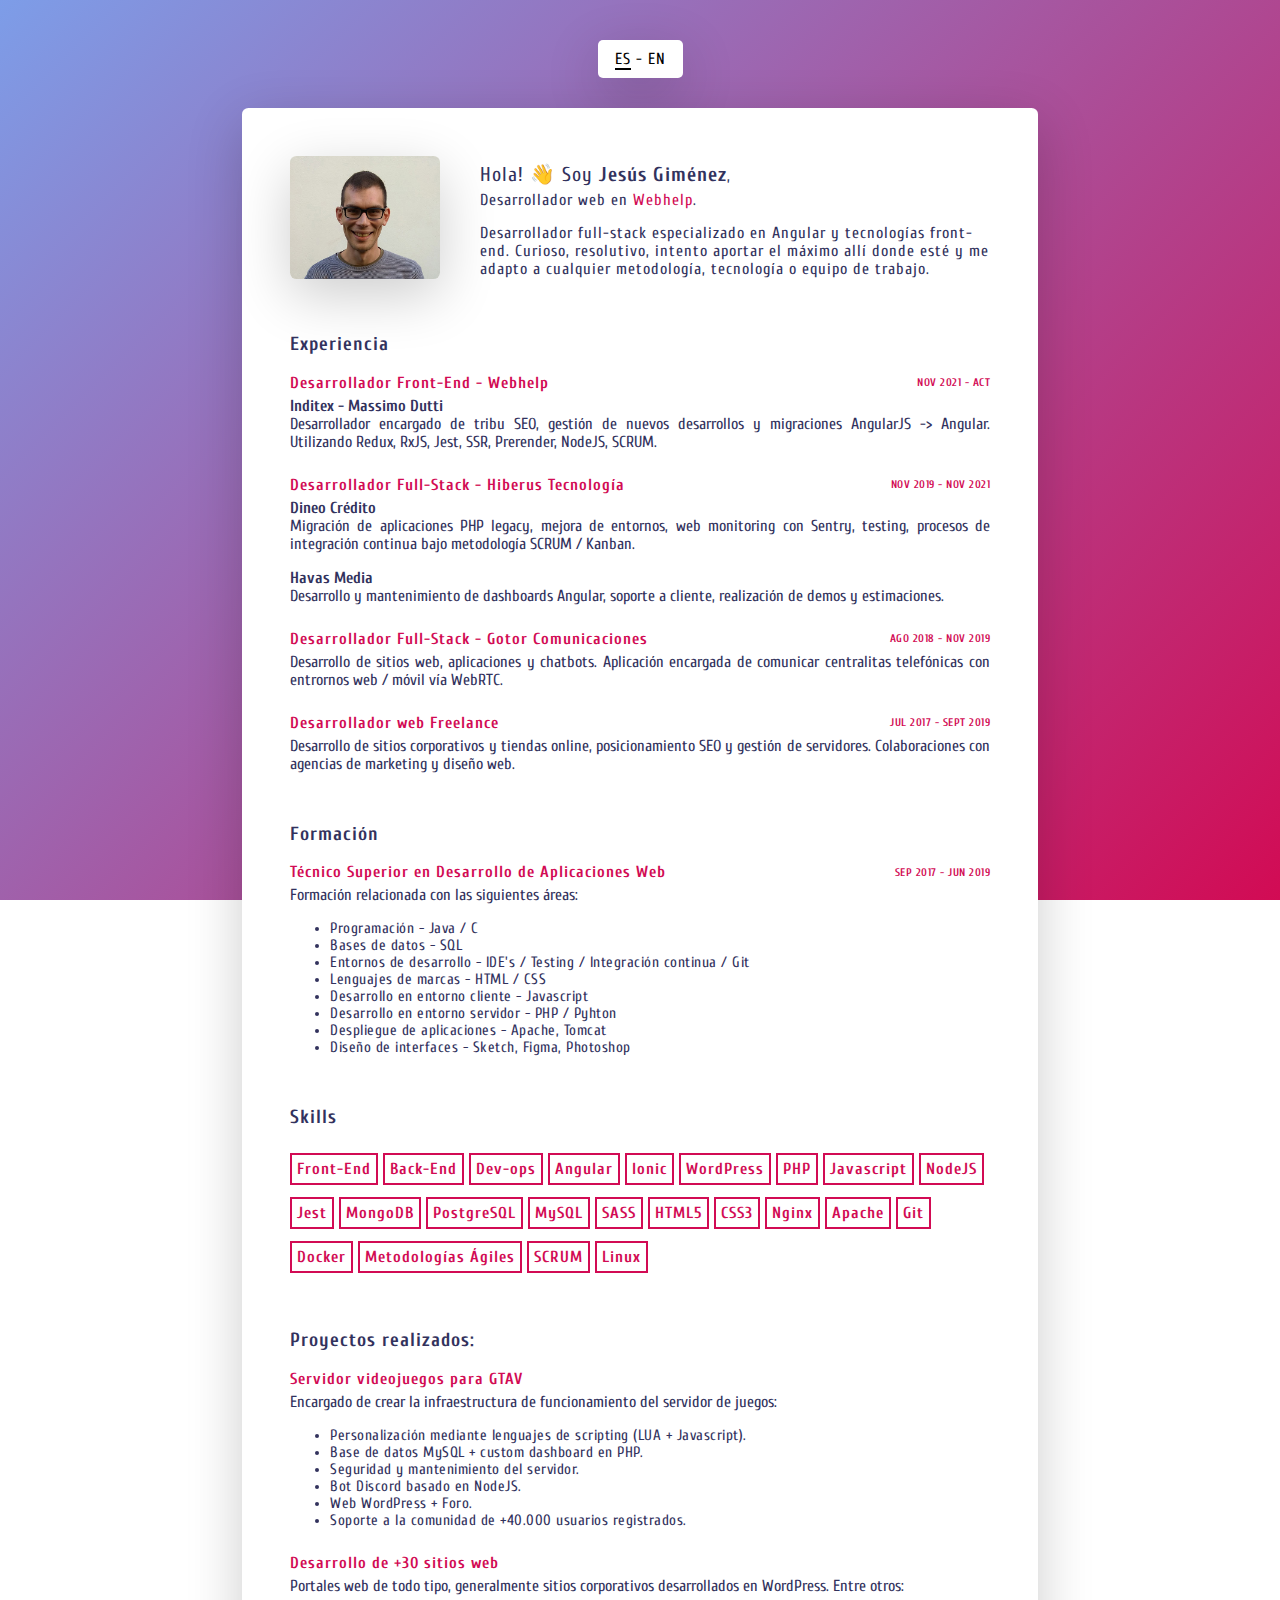
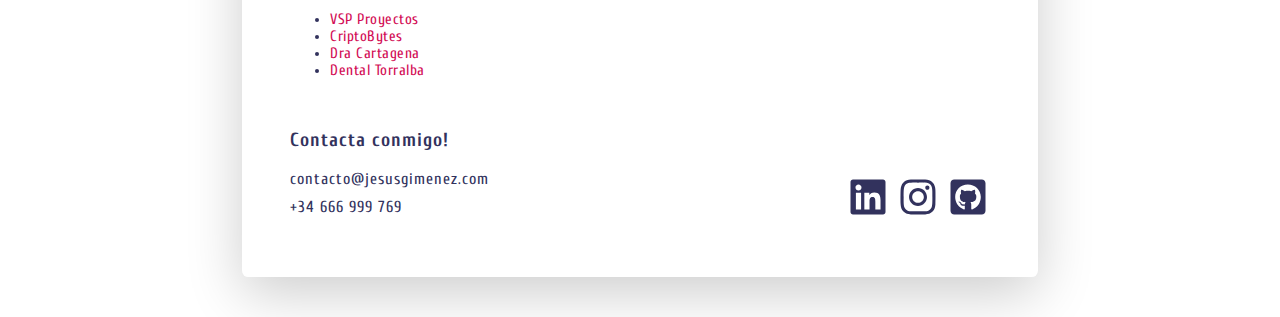
<file: index.html>
<!DOCTYPE html>
<html lang="es">
    <head>
        <title>Jesús Giménez - Desarrollador Web en Zaragoza</title>
        <meta charset="UTF-8">
        <meta content="width=device-width, initial-scale=1" name="viewport" />
        <meta name="keywords" content="desarrollador web zaragoza, desarrollador web, diseñador web, desarrollador angular, desarrollador wordpress" />
        <meta name="description" content="Desarrollador web en Zaragoza especializado en Angular y WordPress. Conoce mi experiencia laboral, formación y últimos trabajos." />
        <meta name="author" content="Jesús Giménez" />
        <meta property="og:type" content="website">
        <meta property="og:title" content="Inicio">
        <meta property="og:site_name" content="Jesús Giménez - Desarrollador Web">
        <meta property="og:description" content="Desarrollador web en Zaragoza especializado en Angular y WordPress. Conoce mi experiencia y últimos trabajos.">
        <meta property="og:url" content="https://jesusgimenez.com">
        <meta property="og:locale" content="es_ES">
        <link rel="stylesheet" href="assets/css/style.css">
        <link rel="icon" type="image/png" href="assets/img/favicon.png" sizes="16x16">
        <link rel="canonical" href="https://jesusgimenez.com/" />
        <!-- Global site tag (gtag.js) - Google Analytics -->
        <script async src="https://www.googletagmanager.com/gtag/js?id=UA-93955712-1"></script>
        <script>
            window.dataLayer = window.dataLayer || [];
            function gtag(){dataLayer.push(arguments);}
            gtag('js', new Date());

            gtag('config', 'UA-93955712-1');
        </script>
    </head>
    <body>
        <div class="content-wrapper">
            <div class="language">
                <span class="active">ES</span> - <span><a href="en/">EN</a></span>
            </div>
            <main class="content">
                <section class="introduction">
                    <div class="photo-container">
                        <img class="profile-img" src="assets/img/profile.jpg" width="150" height="123" title="Jesús Giménez - Desarrollador Web" alt="Jesús Giménez">
                    </div>
                    <div class="right">
                        <h1>Hola! 👋 Soy <span>Jesús Giménez</span></h1>,
                        <h2 class="sub-title">Desarrollador web en <a href="https://webhelp.com/" rel="nofollow" target="_blank">Webhelp</a>.</h2>
                        <p>
							Desarrollador full-stack especializado en Angular y tecnologías front-end. Curioso, resolutivo, intento aportar el máximo allí donde 
							esté y me adapto a cualquier metodología, tecnología o equipo de trabajo. 
                        </p>
                    </div>
                </section>


                <section class="generic">
                    <h3>Experiencia</h3>
                    <div class="exp">
                        <header>
                            <h4>Desarrollador Front-End - Webhelp</h4>
                            <h5>Nov 2021 - Act</h5>
                        </header>
                        <p><b>Inditex - Massimo Dutti</b><br> Desarrollador encargado de tribu SEO, gestión de nuevos desarrollos y migraciones AngularJS -> Angular. Utilizando Redux, 
                            RxJS, Jest, SSR, Prerender, NodeJS, SCRUM.<br>
                    </div>
                    <div class="exp">
                        <header>
                            <h4>Desarrollador Full-Stack - Hiberus Tecnología</h4>
                            <h5>Nov 2019 - Nov 2021</h5>
                        </header>
                        <p><b>Dineo Crédito</b><br> Migración de aplicaciones PHP legacy, mejora de entornos, web monitoring con Sentry,
                             testing, procesos de integración continua bajo metodología SCRUM / Kanban.</p>
                        <p><b>Havas Media</b><br> Desarrollo y mantenimiento de dashboards Angular, soporte a cliente, realización de demos y
                            estimaciones. </p>
                    </div>
                    <div class="exp">
                        <header>
                            <h4>Desarrollador Full-Stack - Gotor Comunicaciones</h4>
                            <h5>Ago 2018 - Nov 2019</h5>
                        </header>
                        <p>Desarrollo de sitios web, aplicaciones y chatbots. Aplicación encargada de comunicar centralitas telefónicas con 
                            entrornos web / móvil vía WebRTC. </p>
                    </div>
                    <div class="exp">
                        <header>
                            <h4>Desarrollador web Freelance</h4>
                            <h5>Jul 2017 - Sept 2019</h5>
                        </header>
                        
                        <p>
                            Desarrollo de sitios corporativos y tiendas online, posicionamiento SEO y gestión de servidores. 
                            Colaboraciones con agencias de marketing y diseño web.
                        </p>
                    </div>
                </section>
                <section class="generic">
                    <h3>Formación</h3>
                    <div class="exp">
                        <header>
                            <h4>Técnico Superior en Desarrollo de Aplicaciones Web</h4>
                            <h5>Sep 2017 - Jun 2019</h5>
                        </header>
                        <p>Formación relacionada con las siguientes áreas:</p>
                        <ul>
                            <li>Programación - Java / C</li>
                            <li>Bases de datos - SQL</li>
                            <li>Entornos de desarrollo - IDE's / Testing / Integración continua / Git</li>
                            <li>Lenguajes de marcas - HTML / CSS</li>
                            <li>Desarrollo en entorno cliente - Javascript</li>
                            <li>Desarrollo en entorno servidor - PHP / Pyhton</li>
                            <li>Despliegue de aplicaciones - Apache, Tomcat</li>
                            <li>Diseño de interfaces - Sketch, Figma, Photoshop</li>
                        </ul>
                    </div>
                </section>
                <section class="generic">
                    <h3>Skills</h3>
                    <div class="exp skills-exp">
                        <h4>Front-End</h4>
                        <h4>Back-End</h4>
                        <h4>Dev-ops</h4>
                        <h4>Angular</h4>
                        <h4>Ionic</h4>
                        <h4>WordPress</h4>
                        <h4>PHP</h4>
                        <h4>Javascript</h4>
                        <h4>NodeJS</h4>
						<h4>Jest</h4>
                        <h4>MongoDB</h4>
                        <h4>PostgreSQL</h4>
                        <h4>MySQL</h4>
                        <h4>SASS</h4>
                        <h4>HTML5</h4>
                        <h4>CSS3</h4>
                        <h4>Nginx</h4>
                        <h4>Apache</h4>
                        <h4>Git</h4>
                        <h4>Docker</h4>
                        <h4>Metodologías Ágiles</h4>
                        <h4>SCRUM</h4>
                        <h4>Linux</h4>
                    </div>
                </section>
                <section class="generic">
                    <h3>Proyectos realizados:</h3>
                    <div class="exp">
                        <header>
                            <h4>Servidor videojuegos para GTAV</h4>
                        </header>
                        <p>Encargado de crear la infraestructura de funcionamiento del servidor de juegos:</p>
                        <ul>
                            <li>Personalización mediante lenguajes de scripting (LUA + Javascript).</li>
                            <li>Base de datos MySQL + custom dashboard en PHP.</li>
                            <li>Seguridad y mantenimiento del servidor.</li>
                            <li>Bot Discord basado en NodeJS.</li>
                            <li>Web WordPress + Foro.</li>
                            <li>Soporte a la comunidad de +40.000 usuarios registrados.</li>
                        </ul>
                    </div>
                    <div class="exp">
                        <header>
                            <h4>Desarrollo de +30 sitios web</h4>
                        </header>
                        <p>Portales web de todo tipo, generalmente sitios corporativos desarrollados en WordPress. Entre otros:
                        </p>
                        <ul>
                            <li><a href="https://vspproyectos.com/" target="_blank" rel="nofollow">VSP Proyectos</a></li>
                            <li><a href="https://criptobytes.com" target="_blank">CriptoBytes</a></li>
                            <li><a href="https://dracartagena.com/" target="_blank" rel="nofollow">Dra Cartagena</a></li>
                            <li><a href="https://www.dentaltorralba.com/" target="_blank" rel="nofollow">Dental Torralba</a></li>
                        </ul>
                    </div>

                </section>
                
                <section class="contacto">
                    <h3>Contacta conmigo!</h3>
                    <div class="flex-container">
                        <div class="column text">
                                <p><a href="mailto:contacto@jesusgimenez.com">contacto@jesusgimenez.com</a></p>
                                <p><a href="tel:+34666999769">+34 666 999 769</a></p>
                        </div>
                        <div class="column icons">
                                <a href="https://www.linkedin.com/in/jes%C3%BAs-gim%C3%A9nez/" target="_blank">
                                    <svg class="svg-inline" aria-hidden="true" focusable="false" data-prefix="fab" data-icon="linkedin" role="img" xmlns="http://www.w3.org/2000/svg" viewBox="0 0 448 512" data-fa-i2svg=""><path fill="currentColor" class="path-selector" d="M416 32H31.9C14.3 32 0 46.5 0 64.3v383.4C0 465.5 14.3 480 31.9 480H416c17.6 0 32-14.5 32-32.3V64.3c0-17.8-14.4-32.3-32-32.3zM135.4 416H69V202.2h66.5V416zm-33.2-243c-21.3 0-38.5-17.3-38.5-38.5S80.9 96 102.2 96c21.2 0 38.5 17.3 38.5 38.5 0 21.3-17.2 38.5-38.5 38.5zm282.1 243h-66.4V312c0-24.8-.5-56.7-34.5-56.7-34.6 0-39.9 27-39.9 54.9V416h-66.4V202.2h63.7v29.2h.9c8.9-16.8 30.6-34.5 62.9-34.5 67.2 0 79.7 44.3 79.7 101.9V416z"></path></svg>
                                </a>
                                <a href="https://www.instagram.com/jesusgimenezcom" target="_blank">
                                    <svg class="svg-inline" aria-hidden="true" focusable="false" data-prefix="fab" data-icon="instagram" role="img" xmlns="http://www.w3.org/2000/svg" viewBox="0 0 448 512" data-fa-i2svg=""><path fill="currentColor" d="M224.1 141c-63.6 0-114.9 51.3-114.9 114.9s51.3 114.9 114.9 114.9S339 319.5 339 255.9 287.7 141 224.1 141zm0 189.6c-41.1 0-74.7-33.5-74.7-74.7s33.5-74.7 74.7-74.7 74.7 33.5 74.7 74.7-33.6 74.7-74.7 74.7zm146.4-194.3c0 14.9-12 26.8-26.8 26.8-14.9 0-26.8-12-26.8-26.8s12-26.8 26.8-26.8 26.8 12 26.8 26.8zm76.1 27.2c-1.7-35.9-9.9-67.7-36.2-93.9-26.2-26.2-58-34.4-93.9-36.2-37-2.1-147.9-2.1-184.9 0-35.8 1.7-67.6 9.9-93.9 36.1s-34.4 58-36.2 93.9c-2.1 37-2.1 147.9 0 184.9 1.7 35.9 9.9 67.7 36.2 93.9s58 34.4 93.9 36.2c37 2.1 147.9 2.1 184.9 0 35.9-1.7 67.7-9.9 93.9-36.2 26.2-26.2 34.4-58 36.2-93.9 2.1-37 2.1-147.8 0-184.8zM398.8 388c-7.8 19.6-22.9 34.7-42.6 42.6-29.5 11.7-99.5 9-132.1 9s-102.7 2.6-132.1-9c-19.6-7.8-34.7-22.9-42.6-42.6-11.7-29.5-9-99.5-9-132.1s-2.6-102.7 9-132.1c7.8-19.6 22.9-34.7 42.6-42.6 29.5-11.7 99.5-9 132.1-9s102.7-2.6 132.1 9c19.6 7.8 34.7 22.9 42.6 42.6 11.7 29.5 9 99.5 9 132.1s2.7 102.7-9 132.1z"></path></svg>
                                </a>
                                <a href="https://github.com/JGCdev" target="_blank">
                                    <svg class="svg-inline" aria-hidden="true" focusable="false" data-prefix="fab" data-icon="github-square" role="img" xmlns="http://www.w3.org/2000/svg" viewBox="0 0 448 512" data-fa-i2svg=""><path fill="currentColor" d="M400 32H48C21.5 32 0 53.5 0 80v352c0 26.5 21.5 48 48 48h352c26.5 0 48-21.5 48-48V80c0-26.5-21.5-48-48-48zM277.3 415.7c-8.4 1.5-11.5-3.7-11.5-8 0-5.4.2-33 .2-55.3 0-15.6-5.2-25.5-11.3-30.7 37-4.1 76-9.2 76-73.1 0-18.2-6.5-27.3-17.1-39 1.7-4.3 7.4-22-1.7-45-13.9-4.3-45.7 17.9-45.7 17.9-13.2-3.7-27.5-5.6-41.6-5.6-14.1 0-28.4 1.9-41.6 5.6 0 0-31.8-22.2-45.7-17.9-9.1 22.9-3.5 40.6-1.7 45-10.6 11.7-15.6 20.8-15.6 39 0 63.6 37.3 69 74.3 73.1-4.8 4.3-9.1 11.7-10.6 22.3-9.5 4.3-33.8 11.7-48.3-13.9-9.1-15.8-25.5-17.1-25.5-17.1-16.2-.2-1.1 10.2-1.1 10.2 10.8 5 18.4 24.2 18.4 24.2 9.7 29.7 56.1 19.7 56.1 19.7 0 13.9.2 36.5.2 40.6 0 4.3-3 9.5-11.5 8-66-22.1-112.2-84.9-112.2-158.3 0-91.8 70.2-161.5 162-161.5S388 165.6 388 257.4c.1 73.4-44.7 136.3-110.7 158.3zm-98.1-61.1c-1.9.4-3.7-.4-3.9-1.7-.2-1.5 1.1-2.8 3-3.2 1.9-.2 3.7.6 3.9 1.9.3 1.3-1 2.6-3 3zm-9.5-.9c0 1.3-1.5 2.4-3.5 2.4-2.2.2-3.7-.9-3.7-2.4 0-1.3 1.5-2.4 3.5-2.4 1.9-.2 3.7.9 3.7 2.4zm-13.7-1.1c-.4 1.3-2.4 1.9-4.1 1.3-1.9-.4-3.2-1.9-2.8-3.2.4-1.3 2.4-1.9 4.1-1.5 2 .6 3.3 2.1 2.8 3.4zm-12.3-5.4c-.9 1.1-2.8.9-4.3-.6-1.5-1.3-1.9-3.2-.9-4.1.9-1.1 2.8-.9 4.3.6 1.3 1.3 1.8 3.3.9 4.1zm-9.1-9.1c-.9.6-2.6 0-3.7-1.5s-1.1-3.2 0-3.9c1.1-.9 2.8-.2 3.7 1.3 1.1 1.5 1.1 3.3 0 4.1zm-6.5-9.7c-.9.9-2.4.4-3.5-.6-1.1-1.3-1.3-2.8-.4-3.5.9-.9 2.4-.4 3.5.6 1.1 1.3 1.3 2.8.4 3.5zm-6.7-7.4c-.4.9-1.7 1.1-2.8.4-1.3-.6-1.9-1.7-1.5-2.6.4-.6 1.5-.9 2.8-.4 1.3.7 1.9 1.8 1.5 2.6z"></path></svg>
                                </a>
                        </div>
                    </div>
                </section>
            </main>
        </div>
    </body>
</html>
</file>
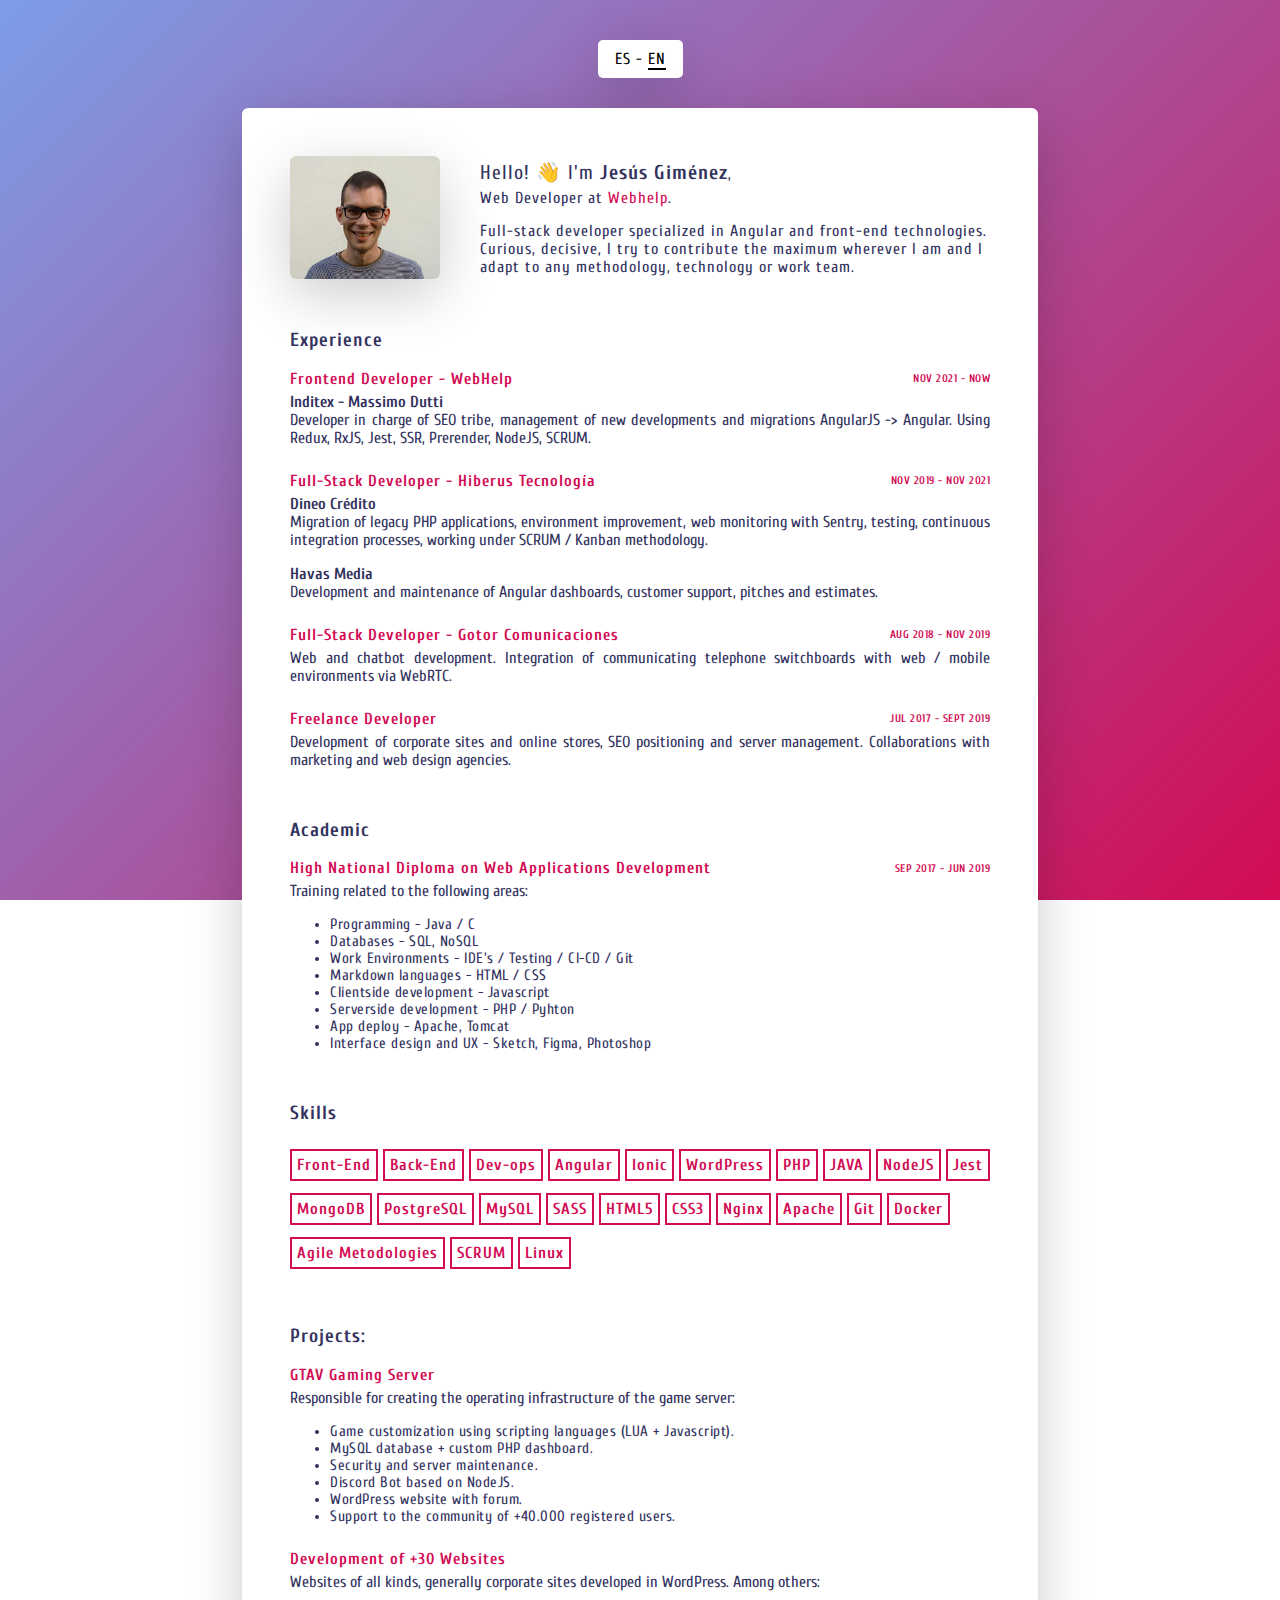
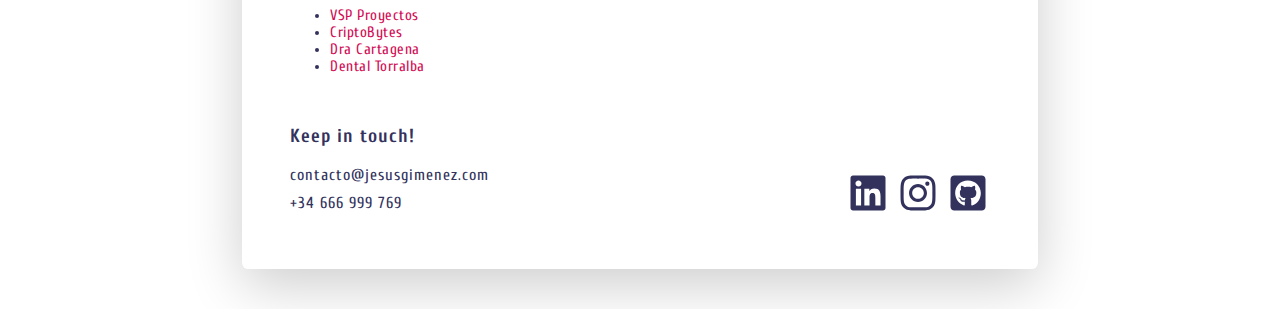
<file: en/index.html>
<html lang="en">
    <head>
        <title>Jesús Giménez - Web Developer</title>
        <meta charset="UTF-8">
        <meta content="width=device-width, initial-scale=1" name="viewport" />
        <meta name="keywords" content="spanish web developer, web developer, angular developer web" />
        <meta name="description" content="Web developer in Zaragoza specialized in Angular and WordPress. Get to know my experience and latest work." />
        <meta name="author" content="Jesús Giménez" />
        <meta property="og:type" content="website">
        <meta property="og:title" content="Inicio">
        <meta property="og:site_name" content="Jesús Giménez - Web Developer">
        <meta property="og:description" content="Web developer based in Zaragoza, Spain. Specialized in Angular and WordPress. Get to know my experience and latest work.">
        <meta property="og:url" content="https://jesusgimenez.com">
        <meta property="og:locale" content="en_EN">
        <link rel="stylesheet" href="../assets/css/style.css">
        <link rel="icon" type="image/png" href="../assets/img/favicon.png" sizes="16x16">
        <link rel="canonical" href="https://jesusgimenez.com/en/" />
        <!-- Global site tag (gtag.js) - Google Analytics -->
        <script async src="https://www.googletagmanager.com/gtag/js?id=UA-93955712-1"></script>
        <script>
            window.dataLayer = window.dataLayer || [];
            function gtag(){dataLayer.push(arguments);}
            gtag('js', new Date());

            gtag('config', 'UA-93955712-1');
        </script>
    </head>
    <body>
        <div class="content-wrapper">
            <div class="language">
                <a href="../">ES</a> - <span class="active">EN</span>
            </div>
            <main class="content">
                <section class="introduction">
                    <div class="photo-container">
                        <img class="profile-img" src="../assets/img/profile.jpg" width="150" height="123" title="Jesús Giménez - Web Developer" alt="Jesús Giménez">
                    </div>
                    <div class="right">
                        <h1>Hello! 👋 I'm <span>Jesús Giménez</span></h1>,
                        <h2 class="sub-title">Web Developer at <a href="https://webhelp.com/" rel="nofollow" target="_blank">Webhelp</a>.</h2>
                        <p>
                            Full-stack developer specialized in Angular and front-end technologies. 
                            Curious, decisive, I try to contribute the maximum wherever I am and I adapt to any methodology, technology or work team.
                        </p>
                    </div>
                </section>


                <section class="generic">
                    <h3>Experience</h3>
                    <div class="exp">
                        <header>
                            <h4>Frontend Developer - WebHelp</h4>
                            <h5>Nov 2021 - Now</h5>
                        </header>
                        <p><b>Inditex - Massimo Dutti</b><br> Developer in charge of SEO tribe, management of new developments and migrations AngularJS -> Angular. 
                            Using Redux, RxJS, Jest, SSR, Prerender, NodeJS, SCRUM.<br>
                    </div>
                    <div class="exp">
                        <header>
                            <h4>Full-Stack Developer - Hiberus Tecnología</h4>
                            <h5>Nov 2019 - Nov 2021</h5>
                        </header>
                        <p><b>Dineo Crédito</b><br> Migration of legacy PHP applications, environment improvement, web monitoring with Sentry,
                            testing, continuous integration processes, working under SCRUM / Kanban methodology.</p>
                        <p><b>Havas Media</b><br> Development and maintenance of Angular dashboards, customer support, pitches and
                            estimates. </p>
                    </div>
                    <div class="exp">
                        <header>
                            <h4>Full-Stack Developer - Gotor Comunicaciones</h4>
                            <h5>Aug 2018 - Nov 2019</h5>
                        </header>
                        <p>Web and chatbot development. Integration of communicating telephone switchboards with
                            web / mobile environments via WebRTC. </p>
                    </div>
                    <div class="exp">
                        <header>
                            <h4>Freelance Developer</h4>
                            <h5>Jul 2017 - Sept 2019</h5>
                        </header>
                        
                        <p>
                            Development of corporate sites and online stores, SEO positioning and server management.
                             Collaborations with marketing and web design agencies.
                        </p>
                    </div>
                </section>
                <section class="generic">
                    <h3>Academic</h3>
                    <div class="exp">
                        <header>
                            <h4>High National Diploma on Web Applications Development</h4>
                            <h5>Sep 2017 - Jun 2019</h5>
                        </header>
                        <p>Training related to the following areas:</p>
                        <ul>
                            <li>Programming - Java / C</li>
                            <li>Databases - SQL, NoSQL</li>
                            <li>Work Environments - IDE's / Testing / CI-CD / Git</li>
                            <li>Markdown languages - HTML / CSS</li>
                            <li>Clientside development - Javascript</li>
                            <li>Serverside development - PHP / Pyhton</li>
                            <li>App deploy - Apache, Tomcat</li>
                            <li>Interface design and UX - Sketch, Figma, Photoshop</li>
                        </ul>
                    </div>
                </section>
                <section class="generic">
                    <h3>Skills</h3>
                    <div class="exp skills-exp">
                        <h4>Front-End</h4>
                        <h4>Back-End</h4>
                        <h4>Dev-ops</h4>
                        <h4>Angular</h4>
                        <h4>Ionic</h4>
                        <h4>WordPress</h4>
                        <h4>PHP</h4>
                        <h4>JAVA</h4>
                        <h4>NodeJS</h4>
                        <h4>Jest</h4>
                        <h4>MongoDB</h4>
                        <h4>PostgreSQL</h4>
                        <h4>MySQL</h4>
                        <h4>SASS</h4>
                        <h4>HTML5</h4>
                        <h4>CSS3</h4>
                        <h4>Nginx</h4>
                        <h4>Apache</h4>
                        <h4>Git</h4>
                        <h4>Docker</h4>
                        <h4>Agile Metodologies</h4>
                        <h4>SCRUM</h4>
                        <h4>Linux</h4>
                    </div>
                </section>
                <section class="generic">
                    <h3>Projects:</h3>
                    <div class="exp">
                        <header>
                            <h4>GTAV Gaming Server</h4>
                        </header>
                        <p>Responsible for creating the operating infrastructure of the game server: </p>
                        <ul>
                            <li> Game customization using scripting languages (LUA + Javascript). </li>
                            <li> MySQL database + custom PHP dashboard. </li>
                            <li> Security and server maintenance.</li>
                            <li> Discord Bot based on NodeJS. </li>
                            <li> WordPress website with forum. </li>
                            <li> Support to the community of +40.000 registered users. </li>
                        </ul>
                    </div>
                    <div class="exp">
                        <header>
                            <h4>Development of +30 Websites</h4>
                        </header>
                        <p>Websites of all kinds, generally corporate sites developed in WordPress. Among others:
                        </p>
                        <ul>
                            <li><a href="https://vspproyectos.com/" target="_blank" rel="nofollow">VSP Proyectos</a></li>
                            <li><a href="https://criptobytes.com" target="_blank">CriptoBytes</a></li>
                            <li><a href="https://dracartagena.com/" target="_blank" rel="nofollow">Dra Cartagena</a></li>
                            <li><a href="https://www.dentaltorralba.com/" target="_blank" rel="nofollow">Dental Torralba</a></li>
                          
                        </ul>
                    </div>

                </section>
                
                <section class="contacto">
                    <h3>Keep in touch!</h3>
                    <div class="flex-container">
                        <div class="column text">
                                <p><a href="mailto:contacto@jesusgimenez.com">contacto@jesusgimenez.com</a></p>
                                <p><a href="tel:+34666999769">+34 666 999 769</a></p>
                        </div>
                        <div class="column icons">
                                <a href="https://www.linkedin.com/in/jes%C3%BAs-gim%C3%A9nez/" target="_blank">
                                    <svg class="svg-inline" aria-hidden="true" focusable="false" data-prefix="fab" data-icon="linkedin" role="img" xmlns="http://www.w3.org/2000/svg" viewBox="0 0 448 512" data-fa-i2svg=""><path fill="currentColor" class="path-selector" d="M416 32H31.9C14.3 32 0 46.5 0 64.3v383.4C0 465.5 14.3 480 31.9 480H416c17.6 0 32-14.5 32-32.3V64.3c0-17.8-14.4-32.3-32-32.3zM135.4 416H69V202.2h66.5V416zm-33.2-243c-21.3 0-38.5-17.3-38.5-38.5S80.9 96 102.2 96c21.2 0 38.5 17.3 38.5 38.5 0 21.3-17.2 38.5-38.5 38.5zm282.1 243h-66.4V312c0-24.8-.5-56.7-34.5-56.7-34.6 0-39.9 27-39.9 54.9V416h-66.4V202.2h63.7v29.2h.9c8.9-16.8 30.6-34.5 62.9-34.5 67.2 0 79.7 44.3 79.7 101.9V416z"></path></svg>
                                </a>
                                <a href="https://www.instagram.com/jesusgimenezcom" target="_blank">
                                    <svg class="svg-inline" aria-hidden="true" focusable="false" data-prefix="fab" data-icon="instagram" role="img" xmlns="http://www.w3.org/2000/svg" viewBox="0 0 448 512" data-fa-i2svg=""><path fill="currentColor" d="M224.1 141c-63.6 0-114.9 51.3-114.9 114.9s51.3 114.9 114.9 114.9S339 319.5 339 255.9 287.7 141 224.1 141zm0 189.6c-41.1 0-74.7-33.5-74.7-74.7s33.5-74.7 74.7-74.7 74.7 33.5 74.7 74.7-33.6 74.7-74.7 74.7zm146.4-194.3c0 14.9-12 26.8-26.8 26.8-14.9 0-26.8-12-26.8-26.8s12-26.8 26.8-26.8 26.8 12 26.8 26.8zm76.1 27.2c-1.7-35.9-9.9-67.7-36.2-93.9-26.2-26.2-58-34.4-93.9-36.2-37-2.1-147.9-2.1-184.9 0-35.8 1.7-67.6 9.9-93.9 36.1s-34.4 58-36.2 93.9c-2.1 37-2.1 147.9 0 184.9 1.7 35.9 9.9 67.7 36.2 93.9s58 34.4 93.9 36.2c37 2.1 147.9 2.1 184.9 0 35.9-1.7 67.7-9.9 93.9-36.2 26.2-26.2 34.4-58 36.2-93.9 2.1-37 2.1-147.8 0-184.8zM398.8 388c-7.8 19.6-22.9 34.7-42.6 42.6-29.5 11.7-99.5 9-132.1 9s-102.7 2.6-132.1-9c-19.6-7.8-34.7-22.9-42.6-42.6-11.7-29.5-9-99.5-9-132.1s-2.6-102.7 9-132.1c7.8-19.6 22.9-34.7 42.6-42.6 29.5-11.7 99.5-9 132.1-9s102.7-2.6 132.1 9c19.6 7.8 34.7 22.9 42.6 42.6 11.7 29.5 9 99.5 9 132.1s2.7 102.7-9 132.1z"></path></svg>
                                </a>
                                <a href="https://github.com/JGCdev" target="_blank">
                                    <svg class="svg-inline" aria-hidden="true" focusable="false" data-prefix="fab" data-icon="github-square" role="img" xmlns="http://www.w3.org/2000/svg" viewBox="0 0 448 512" data-fa-i2svg=""><path fill="currentColor" d="M400 32H48C21.5 32 0 53.5 0 80v352c0 26.5 21.5 48 48 48h352c26.5 0 48-21.5 48-48V80c0-26.5-21.5-48-48-48zM277.3 415.7c-8.4 1.5-11.5-3.7-11.5-8 0-5.4.2-33 .2-55.3 0-15.6-5.2-25.5-11.3-30.7 37-4.1 76-9.2 76-73.1 0-18.2-6.5-27.3-17.1-39 1.7-4.3 7.4-22-1.7-45-13.9-4.3-45.7 17.9-45.7 17.9-13.2-3.7-27.5-5.6-41.6-5.6-14.1 0-28.4 1.9-41.6 5.6 0 0-31.8-22.2-45.7-17.9-9.1 22.9-3.5 40.6-1.7 45-10.6 11.7-15.6 20.8-15.6 39 0 63.6 37.3 69 74.3 73.1-4.8 4.3-9.1 11.7-10.6 22.3-9.5 4.3-33.8 11.7-48.3-13.9-9.1-15.8-25.5-17.1-25.5-17.1-16.2-.2-1.1 10.2-1.1 10.2 10.8 5 18.4 24.2 18.4 24.2 9.7 29.7 56.1 19.7 56.1 19.7 0 13.9.2 36.5.2 40.6 0 4.3-3 9.5-11.5 8-66-22.1-112.2-84.9-112.2-158.3 0-91.8 70.2-161.5 162-161.5S388 165.6 388 257.4c.1 73.4-44.7 136.3-110.7 158.3zm-98.1-61.1c-1.9.4-3.7-.4-3.9-1.7-.2-1.5 1.1-2.8 3-3.2 1.9-.2 3.7.6 3.9 1.9.3 1.3-1 2.6-3 3zm-9.5-.9c0 1.3-1.5 2.4-3.5 2.4-2.2.2-3.7-.9-3.7-2.4 0-1.3 1.5-2.4 3.5-2.4 1.9-.2 3.7.9 3.7 2.4zm-13.7-1.1c-.4 1.3-2.4 1.9-4.1 1.3-1.9-.4-3.2-1.9-2.8-3.2.4-1.3 2.4-1.9 4.1-1.5 2 .6 3.3 2.1 2.8 3.4zm-12.3-5.4c-.9 1.1-2.8.9-4.3-.6-1.5-1.3-1.9-3.2-.9-4.1.9-1.1 2.8-.9 4.3.6 1.3 1.3 1.8 3.3.9 4.1zm-9.1-9.1c-.9.6-2.6 0-3.7-1.5s-1.1-3.2 0-3.9c1.1-.9 2.8-.2 3.7 1.3 1.1 1.5 1.1 3.3 0 4.1zm-6.5-9.7c-.9.9-2.4.4-3.5-.6-1.1-1.3-1.3-2.8-.4-3.5.9-.9 2.4-.4 3.5.6 1.1 1.3 1.3 2.8.4 3.5zm-6.7-7.4c-.4.9-1.7 1.1-2.8.4-1.3-.6-1.9-1.7-1.5-2.6.4-.6 1.5-.9 2.8-.4 1.3.7 1.9 1.8 1.5 2.6z"></path></svg>
                                </a>
                        </div>
                    </div>
                </section>
            </main>
        </div>
    </body>
</html>
</file>
<file: assets/css/style.css>
/* jesusgimenez.com STYLESHEET */

/* LOAD FONTS */
@font-face {
    font-family: 'Cuprum';
    src: url('../fonts/Cuprum-Bold.woff2') format('woff2'),
        url('../fonts/Cuprum-Bold.woff') format('woff');
    font-weight: bold;
    font-style: normal;
    font-display: swap;
}
@font-face {
    font-family: 'Cuprum';
    src: url('../fonts/Cuprum-Medium.woff2') format('woff2'),
        url('../fonts/Cuprum-Medium.woff') format('woff');
    font-weight: 500;
    font-style: normal;
    font-display: swap;
}
@font-face {
    font-family: 'Cuprum';
    src: url('../fonts/Cuprum-Regular.woff2') format('woff2'),
        url('../fonts/Cuprum-Regular.woff') format('woff');
    font-weight: normal;
    font-style: normal;
    font-display: swap;
}

/* General Styles */
::selection{
    background:#d32263;
    color:white;
}
html, body{
    margin: 0;
    background: linear-gradient(-45deg, #D20B54 0%, #7D9DE8 100%) center center fixed;
    font-family: 'Cuprum', sans-serif;
    letter-spacing: 1px;
}
body::-webkit-scrollbar {
    width: 25px;
}
body::-webkit-scrollbar-track {
    background: #d683a2;
}
body::-webkit-scrollbar-thumb {
    background-color: #d32263;
    border-radius: 6px;
    border: 3px solid #d697ae;
}
a{
    color:#D20B54;
    text-decoration: none;
}
a:hover{
    border-bottom: 1px solid;
}
.language{
    width: 75px;
    margin: 0 auto;
    text-align: center;
    margin-bottom:30px;
    background: white;
    box-shadow: rgba(0, 0, 0, 0.2) 0px 1rem 3.5rem;
    border-radius: 5px;
    padding: 10px 5px;
}
.content{
    width: 700px;
    max-width: 100%;
    color:rgb(50, 50, 93);
    padding: 3rem;
    position: relative;
    margin: 0px auto;
    background-color:white;
    border-radius: 0.4rem;
    box-shadow:rgba(0, 0, 0, 0.2) 0px 1rem 3.5rem;
}
.content-wrapper{
    max-width: 100%;
    padding: 2.5rem 2rem;
}
.content h2{
    font-size: 16px;
    font-weight: lighter;
}
.introduction{
    display:flex;
    align-items: center;
}
.introduction span{
    font-size: 20px;
    font-weight:bold;
}
.introduction h1{
    display: inline;
    font-size: 20px;
    font-weight:200;
    margin: 0;
}
.introduction p{
    margin:0px;
}
.introduction .sub-title{
    margin: 5px 0px 15px;
}
.sub-title{
    margin-top:5px;
}
.generic, .contacto{
    margin-top:50px;
}
.generic h4{
    color:#D20B54;
    margin:0;
    transition: all .7s ease;
}
.generic p{
    margin-top:5px;
    letter-spacing: 0px;
}
.flex-container{
    display:flex;
}
.column{
    flex:1;
}
.icons{
    display: flex;
    align-items: center;
    justify-content: flex-end;
}
.icons a{
    width:35px;
    margin:7.5px;
    transition: all .7s ease;
}
.svg-inline {
    display: inline-block;
    font-size: inherit;
    height: 40px;
    width: 40px;
}
.column p{
    margin-bottom:0px;
}
.column p:first-child{
    margin-top:0px;
}
.column p:last-child{
    margin-top:10px;
}
.contacto a{
    color:rgb(50, 50, 93);
    border-bottom:none;
}
.contacto a:hover{
    color:#D20B54;
}
.text a:hover{
    border-bottom:1px solid;
}
.active{
    border-bottom:2px solid black;
}
.photo-container{
    margin-right: 40px;
}
.photo-container img{
    max-width:150px;
    border-radius: 0.4rem;
    box-shadow:rgba(0, 0, 0, 0.2) 0px 1rem 3.5rem;
}
.language a{
    border:none;
    color:black;
}
.language a:hover{
    border-bottom:2px solid black;
}
.m-bottom-0{
    margin-bottom: 0;
}
.exp{
    margin-bottom:25px;
}
.exp p{
    text-align: justify;
}
.exp header{
    display: flex;
    justify-content: space-between;
    align-items: center;
}
.exp h5{
    margin: 0;
    color:#D20B54;
    letter-spacing: 0.5px;
    text-transform: uppercase;
    font-size: 11px;
}
.exp li{
    letter-spacing: 0.5px;
    font-size: 15px;
}
.skills-exp h4{
    display: inline-block;
    border: 2px solid;
    padding: 5px;
    margin: 6px 0px;
    cursor:pointer;
}
.skills-exp h4:hover{
    color:rgb(50, 50, 93);
}

/* Media queries */
@media (max-width: 900px) {
    .content{
        width: 500px;
    }
}
@media (max-width: 660px) {
    .content{
        width: 400px;
    }
    .introduction {
        flex-direction: column;
    }
    .photo-container{
        margin-right:0px;
        margin-bottom:50px;
    }
    .photo-container img {
        max-width: 175px;
    }
}
@media (max-width: 580px) {
    .content{
        width: 75%;
        padding:1.5rem;
    }
    .content-wrapper{
        padding: 2.5rem 0rem;
    }
    .exp header {
        align-items: flex-start;
        flex-direction: column;
    }
    .generic h4 {
        margin-bottom: 5px;
    }
    .flex-container {
        flex-direction: column;
        align-items: flex-start;
    }
    .flex-container .text{
        margin-bottom: 20px;
    }
    .icons a:first-child {
        margin-left: 0px;
    }
}
</file>
